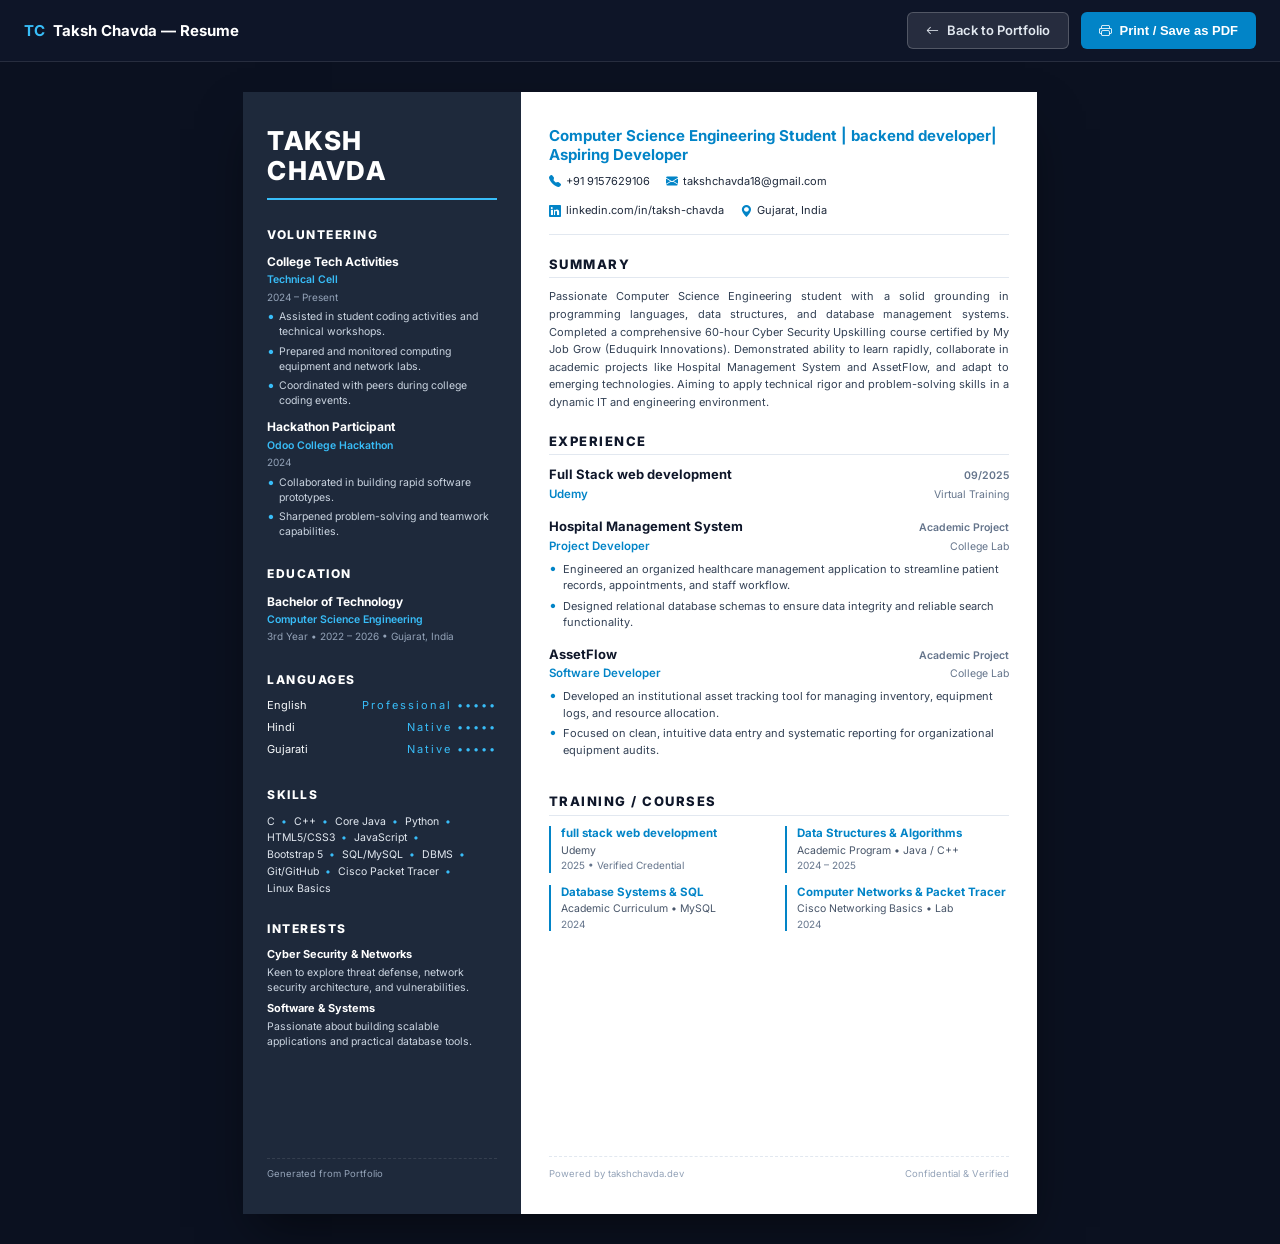
<file: resume/resume.html>
<!DOCTYPE html>
<html lang="en">
<head>
    <meta charset="UTF-8">
    <meta name="viewport" content="width=device-width, initial-scale=1.0">
    <title>Taksh Chavda- Resume</title>
    <link rel="preconnect" href="https://fonts.googleapis.com">
    <link rel="preconnect" href="https://fonts.gstatic.com" crossorigin>
    <link href="https://fonts.googleapis.com/css2?family=Inter:wght@300;400;500;600;700;800&display=swap" rel="stylesheet">
    <link rel="stylesheet" href="https://cdn.jsdelivr.net/npm/bootstrap-icons@1.11.3/font/bootstrap-icons.css">
    <style>
        :root {
            --sidebar-bg: #1e293b;
            --sidebar-text: #f8fafc;
            --sidebar-muted: #94a3b8;
            --sidebar-accent: #38bdf8;
            --main-bg: #ffffff;
            --main-text: #1e293b;
            --main-muted: #64748b;
            --primary: #0284c7;
            --border-color: #e2e8f0;
        }

        * {
            box-sizing: border-box;
            margin: 0;
            padding: 0;
        }

        body {
            font-family: 'Inter', -apple-system, BlinkMacSystemFont, sans-serif;
            background: #0b1120;
            color: var(--main-text);
            line-height: 1.45;
            -webkit-font-smoothing: antialiased;
        }

        /* Top Action Bar (hidden in print) */
        .action-bar {
            background: rgba(15, 23, 42, 0.95);
            backdrop-filter: blur(12px);
            border-bottom: 1px solid rgba(255, 255, 255, 0.1);
            padding: 12px 24px;
            display: flex;
            align-items: center;
            justify-content: space-between;
            position: sticky;
            top: 0;
            z-index: 1000;
        }

        .action-brand {
            color: #fff;
            font-weight: 700;
            font-size: 15px;
            display: flex;
            align-items: center;
            gap: 8px;
        }

        .action-brand span {
            color: #38bdf8;
        }

        .action-btns {
            display: flex;
            gap: 12px;
        }

        .btn {
            display: inline-flex;
            align-items: center;
            gap: 8px;
            padding: 8px 18px;
            border-radius: 6px;
            font-size: 13px;
            font-weight: 600;
            text-decoration: none;
            cursor: pointer;
            transition: all 0.2s ease;
            border: none;
        }

        .btn-print {
            background: #0284c7;
            color: #fff;
        }

        .btn-print:hover {
            background: #0369a1;
            transform: translateY(-1px);
        }

        .btn-back {
            background: rgba(255, 255, 255, 0.1);
            color: #e2e8f0;
            border: 1px solid rgba(255, 255, 255, 0.2);
        }

        .btn-back:hover {
            background: rgba(255, 255, 255, 0.2);
            color: #fff;
        }

        /* Resume Page Container (A4) */
        .resume-wrapper {
            padding: 30px 15px;
            display: flex;
            justify-content: center;
        }

        .resume-page {
            width: 210mm;
            min-height: 297mm;
            background: #ffffff;
            box-shadow: 0 25px 50px -12px rgba(0, 0, 0, 0.5);
            display: flex;
            position: relative;
            overflow: hidden;
        }

        /* LEFT SIDEBAR (Enhancv Madison Taylor Style) */
        .resume-sidebar {
            width: 35%;
            background: var(--sidebar-bg);
            color: var(--sidebar-text);
            padding: 34px 24px;
            display: flex;
            flex-direction: column;
            gap: 22px;
        }

        .sidebar-name {
            font-size: 26px;
            font-weight: 800;
            letter-spacing: 1.5px;
            text-transform: uppercase;
            line-height: 1.15;
            color: #ffffff;
            margin-bottom: 4px;
            border-bottom: 2px solid var(--sidebar-accent);
            padding-bottom: 12px;
        }

        .sidebar-section-title {
            font-size: 12px;
            font-weight: 800;
            letter-spacing: 1.5px;
            text-transform: uppercase;
            color: #ffffff;
            margin-bottom: 10px;
            display: flex;
            align-items: center;
            gap: 6px;
        }

        .sidebar-block {
            font-size: 11px;
            line-height: 1.45;
        }

        .sidebar-item-title {
            font-size: 12px;
            font-weight: 700;
            color: #ffffff;
            margin-bottom: 2px;
        }

        .sidebar-item-sub {
            font-size: 10.5px;
            color: var(--sidebar-accent);
            font-weight: 600;
            margin-bottom: 2px;
        }

        .sidebar-item-dates {
            font-size: 10px;
            color: var(--sidebar-muted);
            margin-bottom: 5px;
        }

        .sidebar-bullets {
            list-style: none;
            padding-left: 0;
            margin-top: 4px;
        }

        .sidebar-bullets li {
            position: relative;
            padding-left: 12px;
            margin-bottom: 4px;
            color: #cbd5e1;
            font-size: 10.5px;
        }

        .sidebar-bullets li::before {
            content: "•";
            position: absolute;
            left: 0;
            color: var(--sidebar-accent);
            font-size: 14px;
            line-height: 1;
        }

        /* Language bar / dots */
        .language-item {
            display: flex;
            justify-content: space-between;
            align-items: center;
            margin-bottom: 6px;
            font-size: 11px;
        }

        .lang-dots {
            color: var(--sidebar-accent);
            letter-spacing: 2px;
            font-size: 11px;
        }

        /* Skill tags in sidebar */
        .skills-compact {
            color: #cbd5e1;
            font-size: 10.5px;
            line-height: 1.6;
        }

        .skills-compact span {
            display: inline-block;
            margin-right: 4px;
            color: #e2e8f0;
        }

        .skills-compact span::after {
            content: "•";
            color: var(--sidebar-accent);
            margin-left: 6px;
        }

        .skills-compact span:last-child::after {
            content: "";
        }

        /* Interests in sidebar */
        .interests-block p {
            color: #cbd5e1;
            font-size: 10.5px;
            margin-bottom: 6px;
        }

        .interests-block strong {
            color: #ffffff;
            display: block;
            margin-bottom: 2px;
            font-size: 11px;
        }

        /* RIGHT MAIN COLUMN */
        .resume-main {
            width: 65%;
            background: var(--main-bg);
            padding: 34px 28px;
            display: flex;
            flex-direction: column;
            gap: 20px;
        }

        /* Header in main */
        .main-header {
            border-bottom: 1.5px solid var(--border-color);
            padding-bottom: 14px;
        }

        .header-headline {
            font-size: 15px;
            font-weight: 700;
            color: var(--primary);
            margin-bottom: 8px;
            line-height: 1.3;
        }

        .contact-inline {
            display: flex;
            flex-wrap: wrap;
            gap: 12px 16px;
            font-size: 11px;
            color: var(--main-muted);
        }

        .contact-inline a,
        .contact-inline span {
            display: inline-flex;
            align-items: center;
            gap: 5px;
            color: var(--main-text);
            text-decoration: none;
        }

        .contact-inline a:hover {
            color: var(--primary);
        }

        .contact-inline i {
            color: var(--primary);
            font-size: 12px;
        }

        /* Main Section Title */
        .main-section-title {
            font-size: 13px;
            font-weight: 800;
            letter-spacing: 1.5px;
            text-transform: uppercase;
            color: #0f172a;
            margin-bottom: 10px;
            padding-bottom: 4px;
            border-bottom: 1px solid var(--border-color);
            display: flex;
            align-items: center;
            gap: 8px;
        }

        /* Summary */
        .summary-text {
            font-size: 11px;
            line-height: 1.6;
            color: #334155;
            text-align: justify;
        }

        /* Experience Items */
        .experience-item {
            margin-bottom: 14px;
        }

        .exp-header {
            display: flex;
            justify-content: space-between;
            align-items: baseline;
            margin-bottom: 2px;
        }

        .exp-title {
            font-size: 13px;
            font-weight: 700;
            color: #0f172a;
        }

        .exp-dates {
            font-size: 10.5px;
            font-weight: 600;
            color: var(--main-muted);
        }

        .exp-company {
            display: flex;
            justify-content: space-between;
            align-items: baseline;
            font-size: 11.5px;
            font-weight: 600;
            color: var(--primary);
            margin-bottom: 6px;
        }

        .exp-location {
            font-size: 10.5px;
            color: var(--main-muted);
            font-weight: 400;
        }

        .exp-bullets {
            list-style: none;
            padding-left: 0;
        }

        .exp-bullets li {
            position: relative;
            padding-left: 14px;
            margin-bottom: 4px;
            font-size: 11px;
            line-height: 1.5;
            color: #334155;
        }

        .exp-bullets li::before {
            content: "•";
            position: absolute;
            left: 0;
            color: var(--primary);
            font-size: 14px;
            line-height: 1;
        }

        /* Training / Courses Grid */
        .training-grid {
            display: grid;
            grid-template-columns: 1fr 1fr;
            gap: 12px;
        }

        .training-card {
            border-left: 2px solid var(--primary);
            padding-left: 10px;
        }

        .training-name {
            font-size: 11.5px;
            font-weight: 700;
            color: var(--primary);
            line-height: 1.3;
            margin-bottom: 2px;
        }

        .training-issuer {
            font-size: 10.5px;
            color: #475569;
        }

        .training-year {
            font-size: 10px;
            color: var(--main-muted);
        }

        /* Resume Footer (watermark) */
        .resume-footer {
            margin-top: auto;
            display: flex;
            justify-content: space-between;
            align-items: center;
            font-size: 9.5px;
            color: #94a3b8;
            padding-top: 10px;
            border-top: 1px dashed var(--border-color);
        }

        .sidebar-footer {
            margin-top: auto;
            font-size: 9.5px;
            color: var(--sidebar-muted);
            padding-top: 8px;
            border-top: 1px dashed rgba(255, 255, 255, 0.1);
        }

        /* PRINT STYLES (Clean A4 PDF Export) */
        @media print {
            body {
                background: #ffffff !important;
                margin: 0 !important;
                padding: 0 !important;
            }

            .action-bar,
            .no-print {
                display: none !important;
            }

            .resume-wrapper {
                padding: 0 !important;
                margin: 0 !important;
            }

            .resume-page {
                width: 100% !important;
                min-height: 100vh !important;
                box-shadow: none !important;
                page-break-after: avoid;
                page-break-inside: avoid;
            }

            @page {
                size: A4;
                margin: 0;
            }

            * {
                -webkit-print-color-adjust: exact !important;
                print-color-adjust: exact !important;
            }
        }
    </style>
</head>
<body>

    <!-- TOP CONTROL BAR -->
    <header class="action-bar no-print">
        <div class="action-brand">
            <span>TC</span> Taksh Chavda &mdash; Resume
        </div>
        <div class="action-btns">
            <a href="../index.html" class="btn btn-back">
                <i class="bi bi-arrow-left"></i> Back to Portfolio
            </a>
            <button onclick="window.print()" class="btn btn-print">
                <i class="bi bi-printer"></i> Print / Save as PDF
            </button>
        </div>
    </header>

    <!-- RESUME CANVAS -->
    <main class="resume-wrapper">
        <article class="resume-page" id="resumePage">

            <!-- ================= LEFT SIDEBAR ================= -->
            <aside class="resume-sidebar">

                <div>
                    <h1 class="sidebar-name" id="resName">TAKSH<br>CHAVDA</h1>
                </div>

                <!-- VOLUNTEERING & ACTIVITIES -->
                <section>
                    <h2 class="sidebar-section-title">VOLUNTEERING</h2>
                    <div class="sidebar-block">
                        <div class="sidebar-item-title">College Tech Activities</div>
                        <div class="sidebar-item-sub">Technical Cell</div>
                        <div class="sidebar-item-dates">2024 &ndash; Present</div>
                        <ul class="sidebar-bullets">
                            <li>Assisted in student coding activities and technical workshops.</li>
                            <li>Prepared and monitored computing equipment and network labs.</li>
                            <li>Coordinated with peers during college coding events.</li>
                        </ul>
                    </div>
                    <div class="sidebar-block" style="margin-top: 10px;">
                        <div class="sidebar-item-title">Hackathon Participant</div>
                        <div class="sidebar-item-sub">Odoo College Hackathon</div>
                        <div class="sidebar-item-dates">2024</div>
                        <ul class="sidebar-bullets">
                            <li>Collaborated in building rapid software prototypes.</li>
                            <li>Sharpened problem-solving and teamwork capabilities.</li>
                        </ul>
                    </div>
                </section>

                <!-- EDUCATION -->
                <section>
                    <h2 class="sidebar-section-title">EDUCATION</h2>
                    <div class="sidebar-block">
                        <div class="sidebar-item-title" id="resDegree">Bachelor of Technology</div>
                        <div class="sidebar-item-sub" id="resField">Computer Science Engineering</div>
                        <div class="sidebar-item-dates" id="resEduMeta">3rd Year &bull; 2022 &ndash; 2026 &bull; Gujarat, India</div>
                    </div>
                </section>

                <!-- LANGUAGES -->
                <section>
                    <h2 class="sidebar-section-title">LANGUAGES</h2>
                    <div class="language-item">
                        <span>English</span>
                        <span class="lang-dots">Professional &bull;&bull;&bull;&bull;&bull;</span>
                    </div>
                    <div class="language-item">
                        <span>Hindi</span>
                        <span class="lang-dots">Native &bull;&bull;&bull;&bull;&bull;</span>
                    </div>
                    <div class="language-item">
                        <span>Gujarati</span>
                        <span class="lang-dots">Native &bull;&bull;&bull;&bull;&bull;</span>
                    </div>
                </section>

                <!-- SKILLS -->
                <section>
                    <h2 class="sidebar-section-title">SKILLS</h2>
                    <div class="skills-compact" id="resSkillsSidebar">
                        <span>C</span>
                        <span>C++</span>
                        <span>Core Java</span>
                        <span>Python</span>
                        <span>HTML5/CSS3</span>
                        <span>JavaScript</span>
                        <span>Bootstrap 5</span>
                        <span>SQL/MySQL</span>
                        <span>DBMS</span>
                        <span>Git/GitHub</span>
                        <span>Cisco Packet Tracer</span>
                        <span>Linux Basics</span>
                    </div>
                </section>

                <!-- INTERESTS -->
                <section>
                    <h2 class="sidebar-section-title">INTERESTS</h2>
                    <div class="interests-block">
                        <strong>Cyber Security & Networks</strong>
                        <p>Keen to explore threat defense, network security architecture, and vulnerabilities.</p>
                        <strong>Software & Systems</strong>
                        <p>Passionate about building scalable applications and practical database tools.</p>
                    </div>
                </section>

                <div class="sidebar-footer">
                    <span>Generated from Portfolio</span>
                </div>

            </aside>

            <!-- ================= RIGHT MAIN ================= -->
            <section class="resume-main">

                <!-- HEADER -->
                <div class="main-header">
                    <div class="header-headline" id="resHeadline">
                        Computer Science Engineering Student | backend developer| Aspiring Developer
                    </div>
                    <div class="contact-inline">
                        <span id="resPhone"><i class="bi bi-telephone-fill"></i> +91 9157629106</span>
                        <a href="mailto:takshchavda18@gmail.com" id="resEmail"><i class="bi bi-envelope-fill"></i> takshchavda18@gmail.com</a>
                        <a href="https://www.linkedin.com/in/taksh-chavda-0890a941a1" target="_blank" id="resLinkedin"><i class="bi bi-linkedin"></i> linkedin.com/in/taksh-chavda</a>
                        <span id="resLocation"><i class="bi bi-geo-alt-fill"></i> Gujarat, India</span>
                    </div>
                </div>

                <!-- SUMMARY -->
                <div>
                    <h2 class="main-section-title">SUMMARY</h2>
                    <p class="summary-text" id="resSummary">
                        Passionate Computer Science Engineering student with a solid grounding in programming languages, data structures, and database management systems. Completed a comprehensive 60-hour Cyber Security Upskilling course certified by My Job Grow (Eduquirk Innovations). Demonstrated ability to learn rapidly, collaborate in academic projects like Hospital Management System and AssetFlow, and adapt to emerging technologies. Aiming to apply technical rigor and problem-solving skills in a dynamic IT and engineering environment.
                    </p>
                </div>

                <!-- EXPERIENCE & PROJECTS -->
                <div>
                    <h2 class="main-section-title">EXPERIENCE</h2>

                    <!-- Role 1 -->
                    <div class="experience-item">
                        <div class="exp-header">
                            <span class="exp-title">Full Stack web development</span>
                            <span class="exp-dates">09/2025</span>
                        </div>
                        <div class="exp-company">
                            <span>Udemy</span>
                            <span class="exp-location">Virtual Training</span>
                        </div>
                        
                    </div>

                    <!-- Project 1 -->
                    <div class="experience-item">
                        <div class="exp-header">
                            <span class="exp-title">Hospital Management System</span>
                            <span class="exp-dates">Academic Project</span>
                        </div>
                        <div class="exp-company">
                            <span>Project Developer</span>
                            <span class="exp-location">College Lab</span>
                        </div>
                        <ul class="exp-bullets">
                            <li>Engineered an organized healthcare management application to streamline patient records, appointments, and staff workflow.</li>
                            <li>Designed relational database schemas to ensure data integrity and reliable search functionality.</li>
                        </ul>
                    </div>

                    <!-- Project 2 -->
                    <div class="experience-item">
                        <div class="exp-header">
                            <span class="exp-title">AssetFlow</span>
                            <span class="exp-dates">Academic Project</span>
                        </div>
                        <div class="exp-company">
                            <span>Software Developer</span>
                            <span class="exp-location">College Lab</span>
                        </div>
                        <ul class="exp-bullets">
                            <li>Developed an institutional asset tracking tool for managing inventory, equipment logs, and resource allocation.</li>
                            <li>Focused on clean, intuitive data entry and systematic reporting for organizational equipment audits.</li>
                        </ul>
                    </div>

                </div>

                <!-- TRAINING / COURSES -->
                <div>
                    <h2 class="main-section-title">TRAINING / COURSES</h2>
                    <div class="training-grid" id="resTrainingGrid">

                        <div class="training-card">
                            <div class="training-name">full stack web development</div>
                            <div class="training-issuer">Udemy</div>
                            <div class="training-year">2025 &bull; Verified Credential</div>
                        </div>

                        <div class="training-card">
                            <div class="training-name">Data Structures &amp; Algorithms</div>
                            <div class="training-issuer">Academic Program &bull; Java / C++</div>
                            <div class="training-year">2024 &ndash; 2025</div>
                        </div>

                        <div class="training-card">
                            <div class="training-name">Database Systems &amp; SQL</div>
                            <div class="training-issuer">Academic Curriculum &bull; MySQL</div>
                            <div class="training-year">2024</div>
                        </div>

                        <div class="training-card">
                            <div class="training-name">Computer Networks &amp; Packet Tracer</div>
                            <div class="training-issuer">Cisco Networking Basics &bull; Lab</div>
                            <div class="training-year">2024</div>
                        </div>

                    </div>
                </div>

                <div class="resume-footer">
                    <span>Powered by takshchavda.dev</span>
                    <span>Confidential &amp; Verified</span>
                </div>

            </section>

        </article>
    </main>

    <!-- SYNC WITH LOCALSTORAGE DATA IF PRESENT -->
    <script>
        (function() {
            try {
                const saved = localStorage.getItem("portfolio_site_data");
                if (saved) {
                    const data = JSON.parse(saved);
                    if (data.profile) {
                        if (data.profile.name) {
                            const parts = data.profile.name.trim().split(" ");
                            if (parts.length > 1) {
                                document.getElementById("resName").innerHTML = parts[0] + "<br>" + parts.slice(1).join(" ");
                            } else {
                                document.getElementById("resName").textContent = data.profile.name;
                            }
                        }
                        if (data.profile.phone) document.getElementById("resPhone").innerHTML = '<i class="bi bi-telephone-fill"></i> ' + data.profile.phone;
                        if (data.profile.email) {
                            const em = document.getElementById("resEmail");
                            em.href = "mailto:" + data.profile.email;
                            em.innerHTML = '<i class="bi bi-envelope-fill"></i> ' + data.profile.email;
                        }
                        if (data.profile.linkedin) {
                            const li = document.getElementById("resLinkedin");
                            li.href = data.profile.linkedin;
                        }
                        if (data.profile.location) document.getElementById("resLocation").innerHTML = '<i class="bi bi-geo-alt-fill"></i> ' + data.profile.location;
                        if (data.profile.about) document.getElementById("resSummary").textContent = data.profile.about;
                    }
                    if (data.skills && Array.isArray(data.skills) && data.skills.length > 0) {
                        const skillsContainer = document.getElementById("resSkillsSidebar");
                        if (skillsContainer) {
                            skillsContainer.innerHTML = data.skills.map(s => '<span>' + (typeof s === 'string' ? s : s.name) + '</span>').join('');
                        }
                    }
                }
            } catch(e) {
                console.error("Resume sync error:", e);
            }
        })();
    </script>
</body>
</html>
</file>
